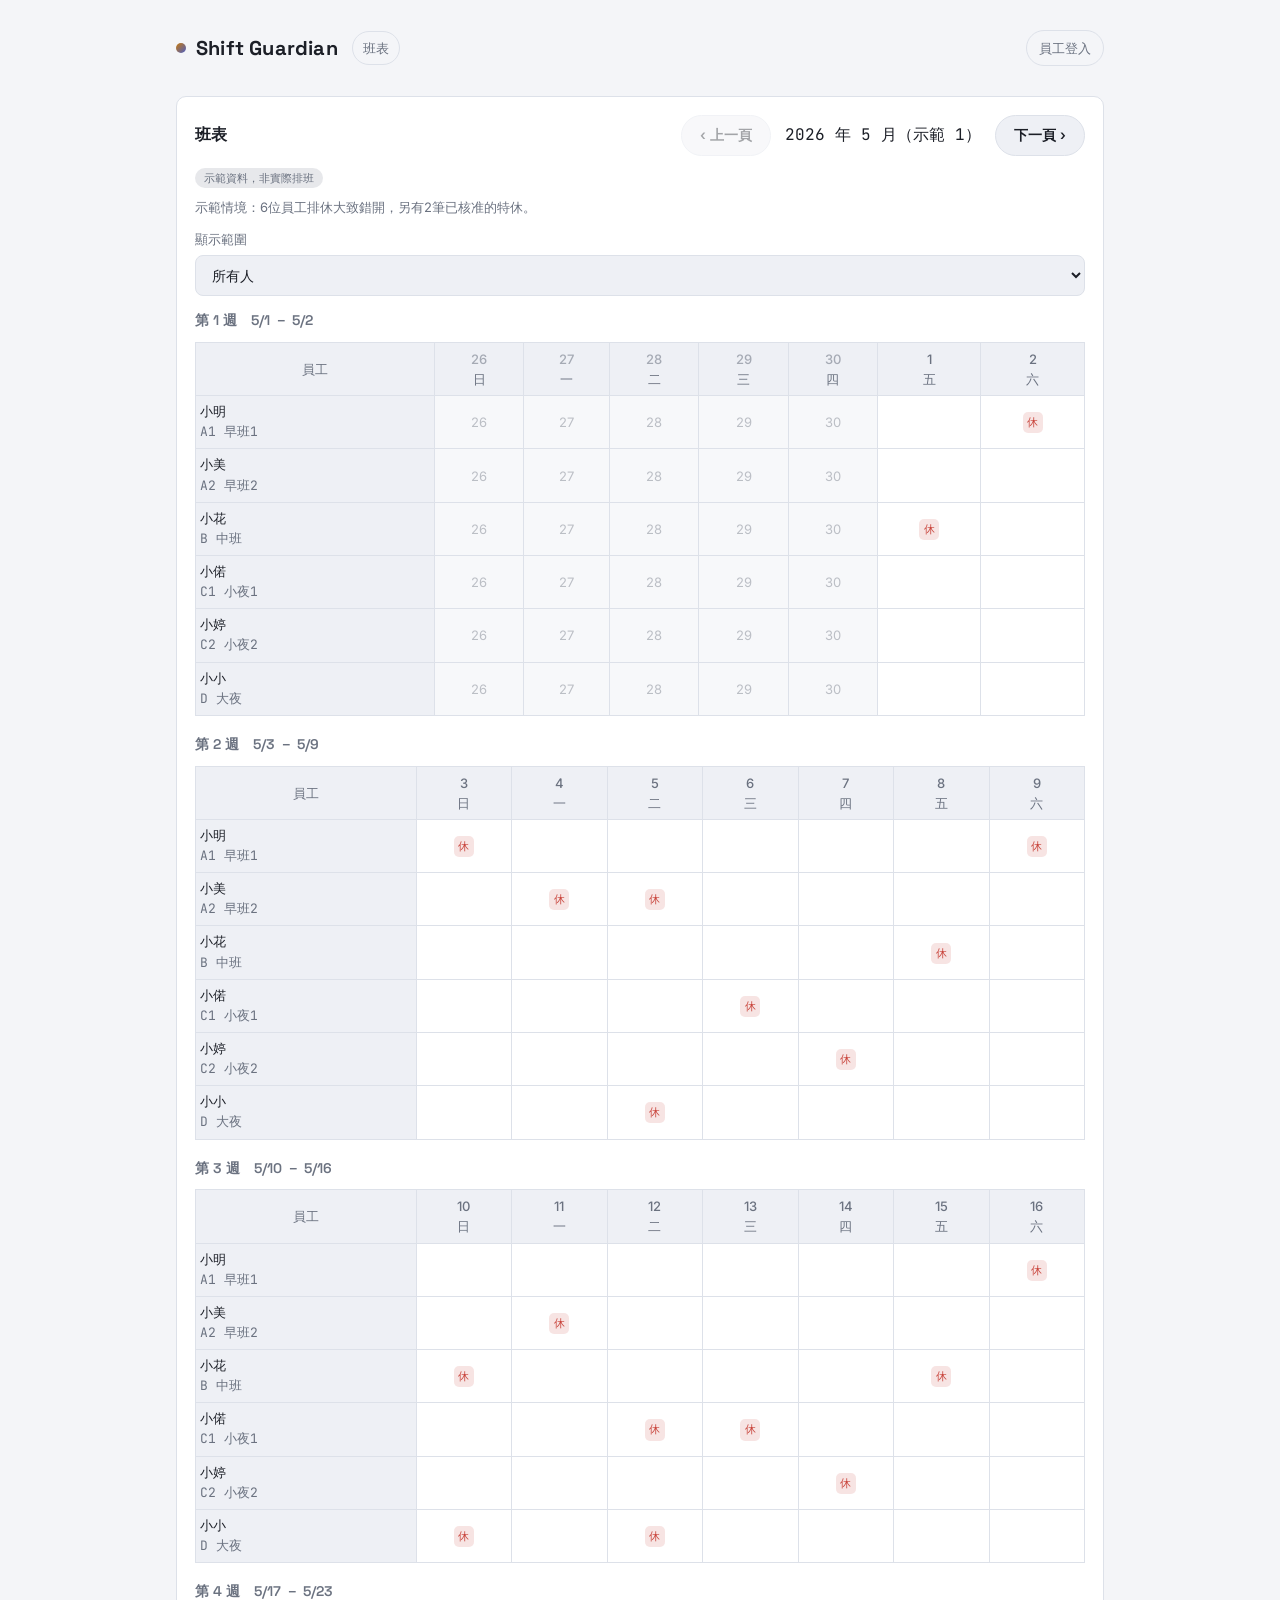
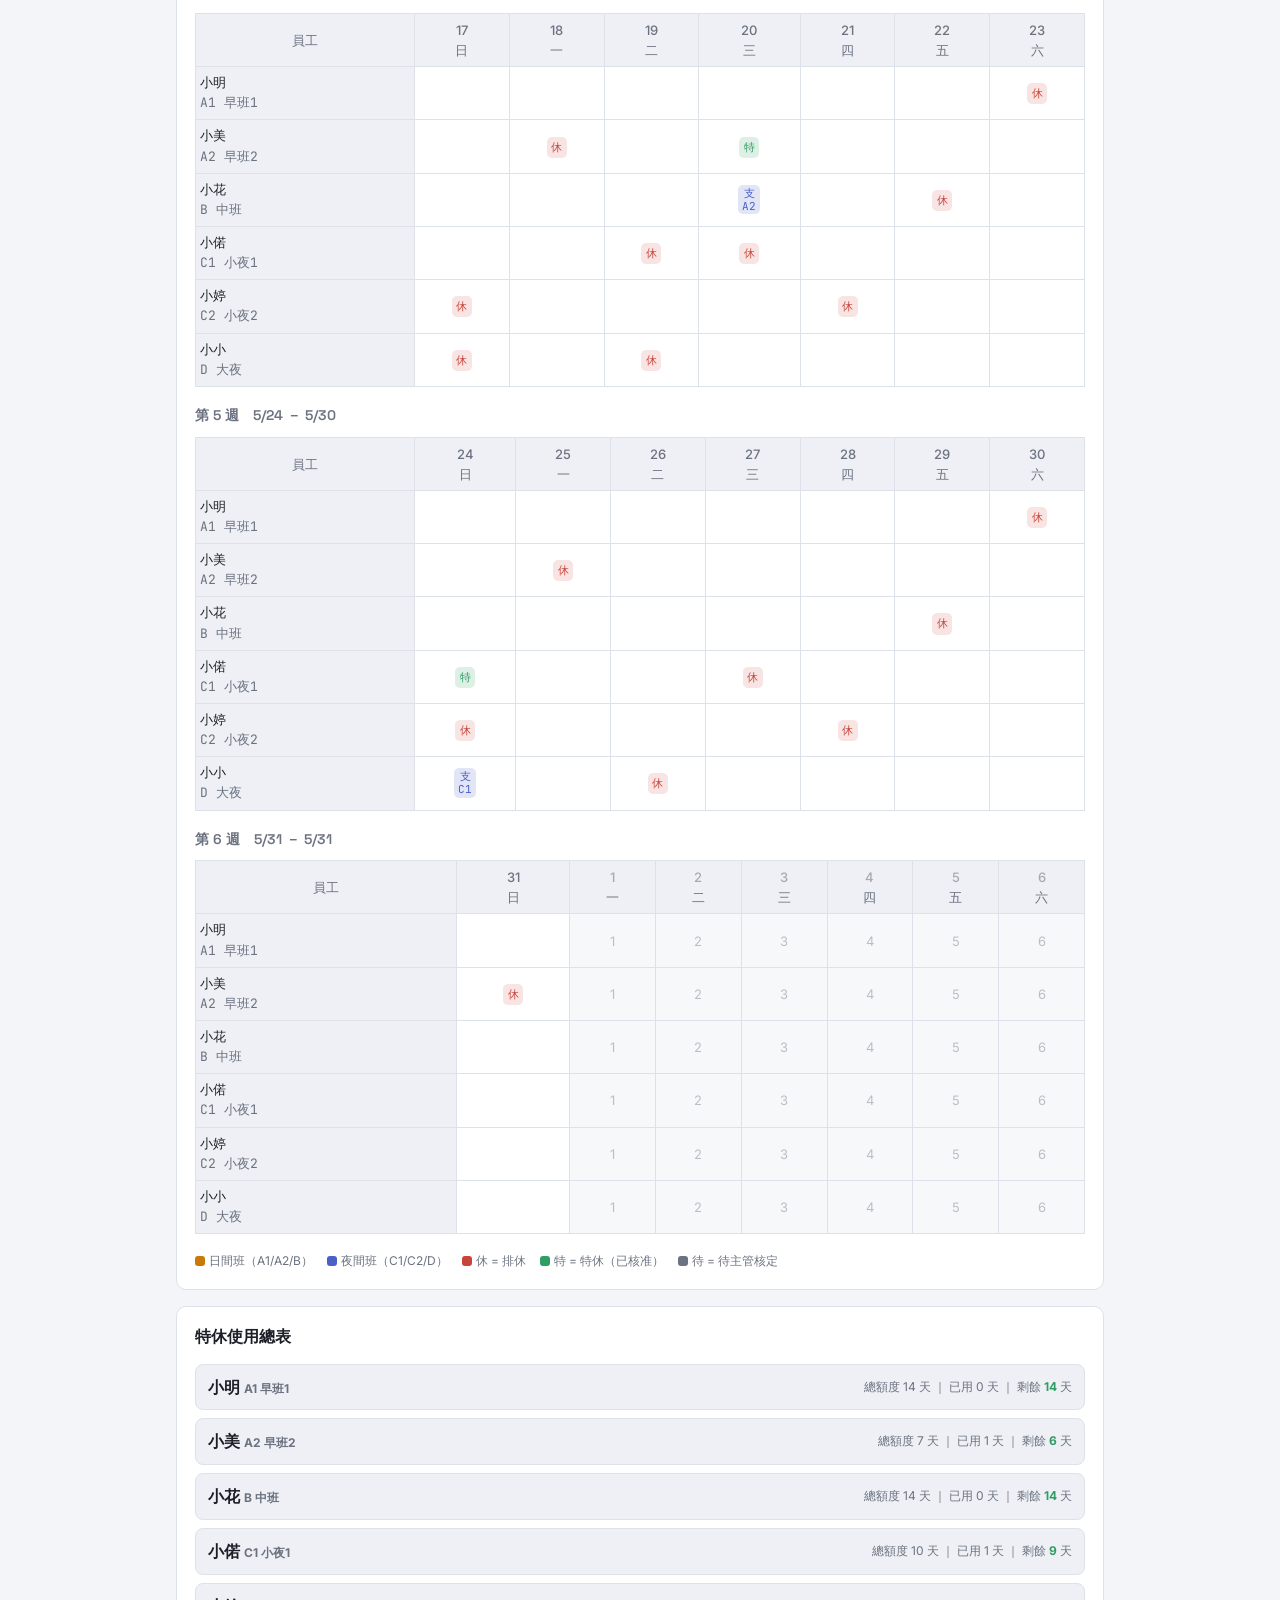
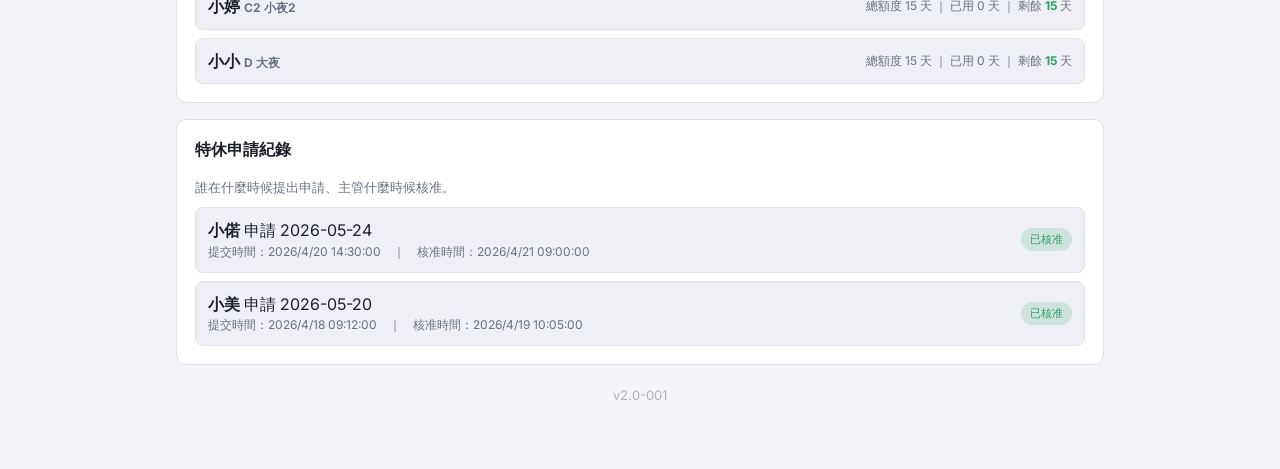
<file: index.html>
<!DOCTYPE html>
<html lang="zh-Hant">
<head>
<meta charset="UTF-8" />
<meta name="viewport" content="width=device-width, initial-scale=1.0" />
<title>班表總覽｜Shift Guardian</title>
<link rel="stylesheet" href="css/style.css" />
</head>
<body>
<div class="wrap">

  <div class="topbar">
    <div style="display:flex; align-items:center; gap:14px;">
      <a href="admin.html" style="text-decoration:none;"><div class="brand"><span class="dot"></span><span id="brandName">Shift Guardian</span></div></a>
      <a href="index.html" class="active" style="font-size:13px; color:var(--text-dim); text-decoration:none; padding:6px 10px; border-radius:999px; border:1px solid var(--line);">班表</a>
    </div>
    <div class="nav-links">
      <a href="employee.html" id="navEmployeeLink">員工登入</a>
    </div>
  </div>

  <div class="card">
    <div style="display:flex; align-items:center; justify-content:space-between; flex-wrap:wrap; gap:10px;">
      <h2 style="margin:0;">班表</h2>
      <div class="btn-row" style="margin-top:0;">
        <button class="btn btn-secondary" id="prevMonth">‹ 上一頁</button>
        <span id="monthLabel" style="font-family: var(--font-mono); align-self:center; padding:0 6px;"></span>
        <button class="btn btn-secondary" id="nextMonth">下一頁 ›</button>
      </div>
    </div>

    <div id="demoBadge" style="display:none; margin-top:8px;">
      <span class="status-pill status-pending">示範資料，非實際排班</span>
    </div>
    <div id="statusLine" class="hint" style="margin:8px 0 0;"></div>

    <label style="margin-top:12px;">顯示範圍</label>
    <select id="viewFilter"></select>

    <div id="calWeeks" style="margin-top:14px;"></div>

    <div class="legend">
      <span><span class="swatch" style="background:var(--dawn)"></span>日間班（A1/A2/B）</span>
      <span><span class="swatch" style="background:var(--dusk)"></span>夜間班（C1/C2/D）</span>
      <span><span class="swatch" style="background:var(--danger)"></span>休 = 排休</span>
      <span><span class="swatch" style="background:var(--success)"></span>特 = 特休（已核准）</span>
      <span><span class="swatch" style="background:var(--text-dim)"></span>待 = 待主管核定</span>
    </div>
  </div>

  <div class="card" id="warningCard" style="display:none;">
    <h2>人力配置提醒</h2>
    <div id="warningList"></div>
  </div>

  <div class="card">
    <h2>特休使用總表</h2>
    <div id="leaveTable" class="row-list"></div>
  </div>

  <div class="card">
    <h2>特休申請紀錄</h2>
    <div class="hint" style="margin-bottom:10px;">誰在什麼時候提出申請、主管什麼時候核准。</div>
    <div id="leaveLog" class="row-list"></div>
  </div>

  <div class="hint" style="text-align:center; margin-top:20px; opacity:0.5;">v<span id="versionFooter"></span></div>

</div>

<script src="js/config.js"></script>
<script src="js/utils.js"></script>
<script src="js/gas-api.js"></script>
<script src="js/leave-calc.js"></script>
<script src="js/demo-data.js"></script>
<script>
// navIndex: 0=展示頁1, 1=展示頁2, 2+ = 真實月份（offset = navIndex-2）
// 若這台裝置已有員工登入紀錄，直接從「本月」開始，不看展示頁
let navIndex = localStorage.getItem(LS_KEY_EMPLOYEE_SESSION) ? 2 : 0;

function hasEmployeeSession() {
  return !!localStorage.getItem(LS_KEY_EMPLOYEE_SESSION);
}

async function loadBrand() {
  const config = await fetchConfig();
  document.getElementById("brandName").textContent = (config && config.storeName) ? config.storeName : "Shift Guardian";
}
loadBrand();

async function updateNavEmployeeLabel() {
  const saved = localStorage.getItem(LS_KEY_EMPLOYEE_SESSION);
  if (!saved) return;
  try {
    const session = JSON.parse(saved);
    const employees = await fetchEmployees();
    const emp = employees.find((e) => e.id === session.employeeId);
    if (emp) document.getElementById("navEmployeeLink").textContent = emp.alias || emp.firstName || "員工登入";
  } catch (e) {}
}
updateNavEmployeeLabel();
initTopbarShrink();

let currentViewFilter = "all";
document.getElementById("viewFilter").onchange = (e) => {
  currentViewFilter = e.target.value;
  loadView();
};

function populateViewFilter(employees) {
  const sel = document.getElementById("viewFilter");
  const prevValue = currentViewFilter;
  let options = `<option value="all">所有人</option>`;
  const hasEarly = employees.some((e) => e.shift === "A1" || e.shift === "A2");
  const hasLate = employees.some((e) => e.shift === "C2" || e.shift === "D");
  if (hasEarly) options += `<option value="group:early">早上組（A1/A2）</option>`;
  if (hasLate) options += `<option value="group:late">晚上組（C2/D）</option>`;
  employees.forEach((e) => {
    const label = e.alias || `${e.lastName || ""}${e.firstName || ""}` || e.phone || e.id;
    options += `<option value="emp:${e.id}">${label}</option>`;
  });
  sel.innerHTML = options;
  if ([...sel.options].some((o) => o.value === prevValue)) {
    sel.value = prevValue;
  } else {
    currentViewFilter = "all";
    sel.value = "all";
  }
}

function applyViewFilter(employees) {
  if (currentViewFilter === "all") return employees;
  if (currentViewFilter === "group:early") return employees.filter((e) => e.shift === "A1" || e.shift === "A2");
  if (currentViewFilter === "group:late") return employees.filter((e) => e.shift === "C2" || e.shift === "D");
  if (currentViewFilter.startsWith("emp:")) {
    const id = currentViewFilter.slice(4);
    return employees.filter((e) => e.id === id);
  }
  return employees;
}

async function loadView() {
  document.getElementById("demoBadge").style.display = "none";

  if (navIndex === 0 || navIndex === 1) {
    const isDemo1 = navIndex === 0;
    const monthKey = isDemo1 ? DEMO1_MONTH : DEMO2_MONTH;
    const schedule = isDemo1 ? DEMO1_SCHEDULE : DEMO2_SCHEDULE;
    document.getElementById("monthLabel").textContent = `${monthLabel(monthKey)}（示範 ${isDemo1 ? 1 : 2}）`;
    document.getElementById("demoBadge").style.display = "block";
    document.getElementById("statusLine").textContent = isDemo1
      ? "示範情境：6位員工排休大致錯開，另有2筆已核准的特休。"
      : "示範情境：多位員工排休重疊，下方會列出人力短缺的日期與人員。";

    populateViewFilter(DEMO_EMPLOYEES);
    const filtered = applyViewFilter(DEMO_EMPLOYEES);
    const shortageDays = computeShortageDays(monthKey, DEMO_EMPLOYEES, schedule);
    renderCalendar(monthKey, filtered, schedule, true, shortageDays);
    renderWarnings(monthKey, DEMO_EMPLOYEES, schedule, shortageDays);
    renderLeaveTable(filtered, { leavePolicy: DEFAULT_LEAVE_POLICY }, schedule, true);
    renderLeaveLog(filtered, schedule, true);
    document.getElementById("prevMonth").disabled = isDemo1;
    return;
  }

  document.getElementById("prevMonth").disabled = false;
  const offset = navIndex - 2;
  const monthKey = currentMonthKey(offset);
  document.getElementById("monthLabel").textContent = monthLabel(monthKey);

  const [employees, config, schedule] = await Promise.all([
    fetchEmployees(),
    fetchConfig(),
    fetchSchedule(monthKey),
  ]);

  const activeEmployees = (employees || []).filter((e) => e.status === "active");
  const statusEl = document.getElementById("statusLine");
  if (!schedule) {
    statusEl.textContent = "本月尚未建立排休表。";
  } else {
    statusEl.textContent = schedule.status === "locked"
      ? `本月排休已由主管核定並鎖定（核定時間：${taipeiTimeDisplay(schedule.lockedAt)}）`
      : "本月排休仍在協調中，尚未由主管最終核定。";
  }

  populateViewFilter(activeEmployees);
  const filtered = applyViewFilter(activeEmployees);
  const reveal = hasEmployeeSession();
  const shortageDays = computeShortageDays(monthKey, activeEmployees, schedule);
  renderCalendar(monthKey, filtered, schedule, reveal, shortageDays);
  renderWarnings(monthKey, activeEmployees, schedule, shortageDays);
  renderLeaveTable(filtered, config, schedule, reveal);
  renderLeaveLog(filtered, schedule, reveal);
}

const WEEKDAY_LABELS = ["日", "一", "二", "三", "四", "五", "六"];

function displayLabel(emp, reveal) {
  const shiftName = getShiftLabel(emp.shift);
  if (reveal) return `${emp.alias || emp.lastName + emp.firstName}<br><span class="hint">${shiftName}</span>`;
  return `${shiftName}`;
}

function computeShortageDays(monthKey, employees, schedule) {
  const result = {};
  if (!schedule) return result;
  const nDays = daysInMonth(monthKey);
  const schedulable = employees.filter((e) => !e.noSchedule);
  for (let d = 1; d <= nDays; d++) {
    const dateStr = `${monthKey}-${pad2(d)}`;
    const names = [];
    for (const emp of schedulable) {
      const off = (schedule.days?.[emp.id] || []).includes(dateStr);
      const approvedLeave = (schedule.specialLeave || []).some(
        (r) => r.employeeId === emp.id && r.date === dateStr && r.status === "approved"
      );
      if (off || approvedLeave) names.push(emp.alias || emp.lastName + emp.firstName);
    }
    if (names.length >= MIN_STAFF_WARNING_THRESHOLD) result[d] = names;
  }
  return result;
}

function renderCalendar(monthKey, employees, schedule, reveal, shortageDays) {
  const nDays = daysInMonth(monthKey);
  const [y, m] = monthKey.split("-").map(Number);
  const container = document.getElementById("calWeeks");
  container.innerHTML = "";

  if (employees.length === 0) {
    container.innerHTML = `<div class="hint" style="padding:14px 0;">尚無員工資料</div>`;
    return;
  }

  const firstOfMonth = new Date(y, m - 1, 1);
  const lastOfMonth = new Date(y, m - 1, nDays);
  const gridStart = new Date(firstOfMonth);
  gridStart.setDate(gridStart.getDate() - gridStart.getDay());
  const gridEnd = new Date(lastOfMonth);
  gridEnd.setDate(gridEnd.getDate() + (6 - gridEnd.getDay()));

  const weeks = [];
  let cursorDate = new Date(gridStart);
  while (cursorDate <= gridEnd) {
    const week = [];
    for (let i = 0; i < 7; i++) {
      week.push(new Date(cursorDate));
      cursorDate.setDate(cursorDate.getDate() + 1);
    }
    weeks.push(week);
  }

  weeks.forEach((week, weekIndex) => {
    const block = document.createElement("div");
    block.className = "cal-scroll";
    block.style.marginBottom = "18px";

    const inMonthDates = week.filter((dt) => dt.getMonth() === m - 1);
    const rangeLabel = inMonthDates.length
      ? `${inMonthDates[0].getMonth() + 1}/${inMonthDates[0].getDate()} － ${inMonthDates[inMonthDates.length - 1].getMonth() + 1}/${inMonthDates[inMonthDates.length - 1].getDate()}`
      : "";
    const title = document.createElement("h3");
    title.textContent = `第 ${weekIndex + 1} 週　${rangeLabel}`;
    container.appendChild(title);

    let thead = "<thead><tr><th>員工</th>";
    for (const dt of week) {
      const inMonth = dt.getMonth() === m - 1;
      const dow = dt.getDay();
      const isShortage = inMonth && shortageDays && shortageDays[dt.getDate()];
      const dayLabelClass = isShortage ? "date-blink" : (inMonth ? "" : "date-outmonth");
      thead += `<th class="${isShortage ? "col-shortage" : ""}"><span class="${dayLabelClass}">${dt.getDate()}</span><br><span class="hint">${WEEKDAY_LABELS[dow]}</span></th>`;
    }
    thead += "</tr></thead>";

    let tbody = "<tbody>";
    for (const emp of employees) {
      const offDays = (schedule?.days?.[emp.id]) || [];
      const specialLeave = (schedule?.specialLeave || []).filter((r) => r.employeeId === emp.id);
      const supportEntries = (schedule?.support || []).filter((r) => r.employeeId === emp.id);
      tbody += `<tr><td class="emp-name">${displayLabel(emp, reveal)}</td>`;
      for (const dt of week) {
        const inMonth = dt.getMonth() === m - 1;
        if (!inMonth) {
          tbody += `<td class="cell-outmonth">${dt.getDate()}</td>`;
          continue;
        }
        const dayNum = dt.getDate();
        const dateStr = `${monthKey}-${pad2(dayNum)}`;
        const isOff = offDays.includes(dateStr);
        const leaveReq = specialLeave.find((r) => r.date === dateStr);
        const supportReq = supportEntries.find((r) => r.date === dateStr);
        let cellHtml = "";
        if (leaveReq) {
          if (leaveReq.status === "approved") cellHtml = `<span class="badge annual">特</span>`;
          else if (leaveReq.status === "pending") cellHtml = `<span class="badge pending">待</span>`;
        } else if (isOff) {
          cellHtml = `<span class="badge off">休</span>`;
        } else if (supportReq) {
          cellHtml = `<span class="badge support">支<br>${supportReq.supportShift}</span>`;
        }
        const shortageCellClass = shortageDays && shortageDays[dayNum] ? " col-shortage" : "";
        tbody += `<td class="${shortageCellClass}">${cellHtml}</td>`;
      }
      tbody += "</tr>";
    }
    tbody += "</tbody>";

    const table = document.createElement("table");
    table.className = "cal";
    table.innerHTML = thead + tbody;
    block.appendChild(table);
    container.appendChild(block);
  });
}

function renderWarnings(monthKey, employees, schedule, shortageDays) {
  const card = document.getElementById("warningCard");
  const listEl = document.getElementById("warningList");
  if (!schedule || employees.length === 0 || !shortageDays || Object.keys(shortageDays).length === 0) {
    card.style.display = "none";
    return;
  }
  card.style.display = "block";
  const [, m] = monthKey.split("-");
  const days = Object.keys(shortageDays).map(Number).sort((a, b) => a - b);
  listEl.innerHTML = days.map((d) =>
    `<div style="color:var(--danger); font-size:14px; padding:4px 0;">
      ⚠ ${Number(m)}/${d} 人力低於最低配置人力：當天排休有 ${shortageDays[d].join("、")}
    </div>`
  ).join("");
}

function renderLeaveTable(employees, config, schedule, reveal) {
  const policy = config?.leavePolicy || DEFAULT_LEAVE_POLICY;
  const el = document.getElementById("leaveTable");
  if (employees.length === 0) {
    el.innerHTML = `<div class="hint">尚無員工資料</div>`;
    return;
  }
  el.innerHTML = employees
    .map((emp) => {
      const label = reveal
        ? `${emp.alias || emp.lastName + emp.firstName} <span class="meta">${getShiftLabel(emp.shift)}</span>`
        : `${getShiftLabel(emp.shift)}`;
      let statsText;
      if (policy.hourlyEnabled) {
        const quotaHours = calcAnnualLeaveQuotaHours(emp.hireDate, policy);
        const usedHours = schedule ? calcUsedAnnualLeaveHours(emp.id, schedule.specialLeave || [], policy) : 0;
        statsText = `總額度 ${quotaHours} 小時 ｜ 已用 ${usedHours} 小時 ｜ 剩餘 <strong style="color:var(--success)">${Math.max(quotaHours - usedHours, 0)}</strong> 小時`;
      } else {
        const quota = calcAnnualLeaveQuota(emp.hireDate, policy);
        const used = schedule
          ? schedule.specialLeave?.filter((r) => r.employeeId === emp.id && r.status === "approved").length || 0
          : 0;
        statsText = `總額度 ${quota} 天 ｜ 已用 ${used} 天 ｜ 剩餘 <strong style="color:var(--success)">${Math.max(quota - used, 0)}</strong> 天`;
      }
      return `<div class="row-item">
        <div><strong>${label}</strong></div>
        <div class="meta">${statsText}</div>
      </div>`;
    })
    .join("");
}

function renderLeaveLog(employees, schedule, reveal) {
  const el = document.getElementById("leaveLog");
  const list = (schedule?.specialLeave || []).slice().sort((a, b) => (a.date < b.date ? 1 : -1));
  if (list.length === 0) {
    el.innerHTML = `<div class="hint">本月尚無特休申請紀錄</div>`;
    return;
  }
  el.innerHTML = list.map((r) => {
    const emp = employees.find((e) => e.id === r.employeeId);
    const name = reveal ? (emp ? (emp.alias || emp.lastName + emp.firstName) : r.employeeId) : (emp ? getShiftLabel(emp.shift) : "-");
    const statusLabel = { approved: "已核准", pending: "待審核", rejected: "已駁回" }[r.status] || r.status;
    const statusClass = { approved: "status-approved", pending: "status-pending", rejected: "status-rejected" }[r.status];
    const submitted = r.requestedAt ? taipeiTimeDisplay(r.requestedAt) : "-";
    const decided = r.decidedAt ? taipeiTimeDisplay(r.decidedAt) : "-";
    return `<div class="row-item">
      <div>
        <strong>${name}</strong> 申請 ${r.date}${typeof r.hours === "number" ? `（${r.hours}小時）` : ""}
        <div class="meta">提交時間：${submitted}　｜　核准時間：${decided}</div>
      </div>
      <span class="status-pill ${statusClass}">${statusLabel}</span>
    </div>`;
  }).join("");
}

document.getElementById("prevMonth").onclick = () => { if (navIndex > 0) { navIndex--; loadView(); } };
document.getElementById("nextMonth").onclick = () => { navIndex++; loadView(); };

loadView();
document.getElementById("versionFooter").textContent = APP_VERSION;
</script>
</body>
</html>
</file>
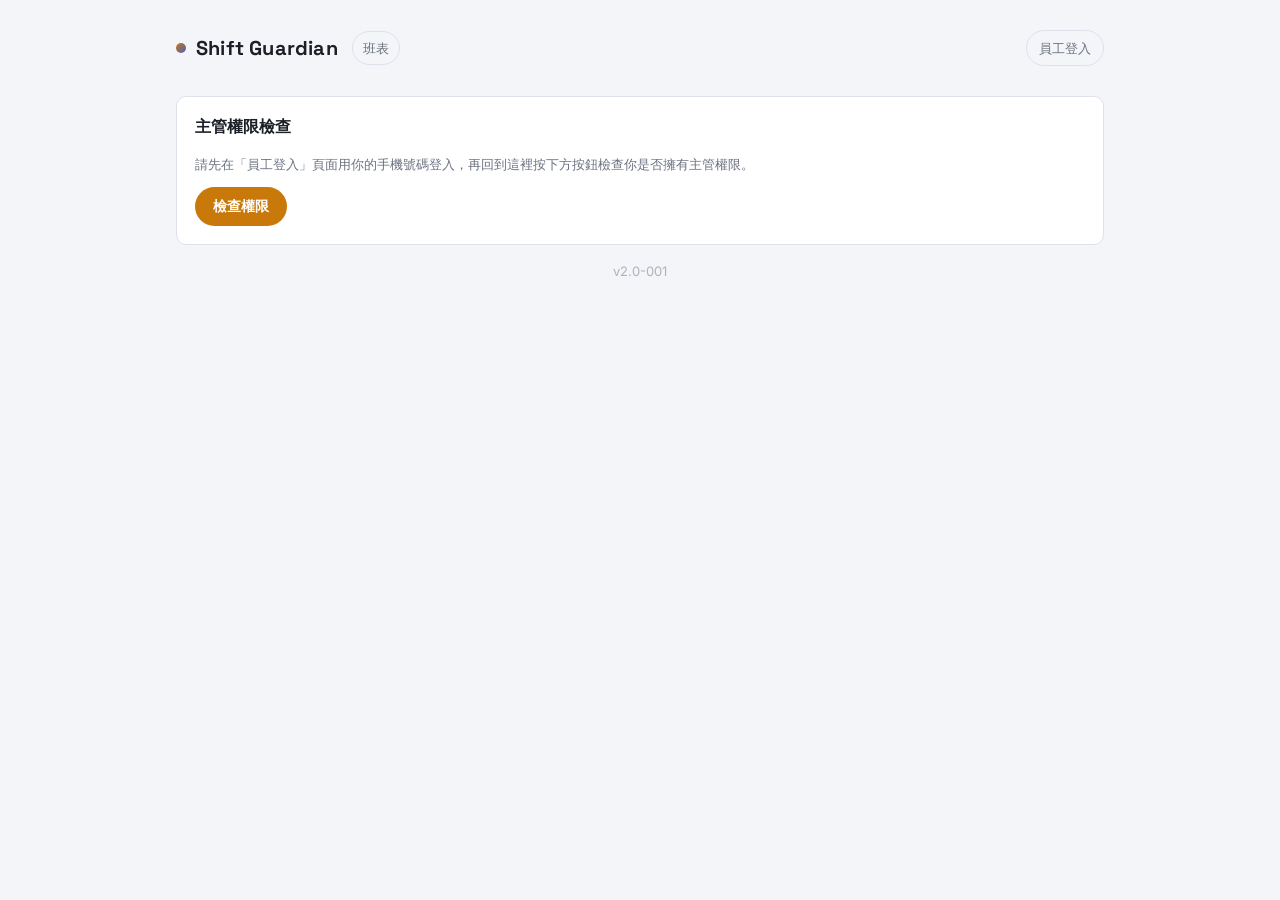
<file: admin.html>
<!DOCTYPE html>
<html lang="zh-Hant">
<head>
<meta charset="UTF-8" />
<meta name="viewport" content="width=device-width, initial-scale=1.0" />
<title>主管後台｜Shift Guardian</title>
<link rel="stylesheet" href="css/style.css" />
</head>
<body>
<div class="wrap">
  <div class="topbar">
    <div style="display:flex; align-items:center; gap:14px;">
      <a href="index.html" style="text-decoration:none;"><div class="brand"><span class="dot"></span><span id="brandName">Shift Guardian</span></div></a>
      <a href="index.html" style="font-size:13px; color:var(--text-dim); text-decoration:none; padding:6px 10px; border-radius:999px; border:1px solid var(--line);">班表</a>
    </div>
    <div class="nav-links">
      <a href="employee.html" id="navEmployeeLink">員工登入</a>
    </div>
  </div>

  <!-- 權限檢查 -->
  <div class="card" id="permCard">
    <h2>主管權限檢查</h2>
    <p class="hint">請先在「員工登入」頁面用你的手機號碼登入，再回到這裡按下方按鈕檢查你是否擁有主管權限。</p>
    <div class="btn-row"><button class="btn btn-primary" id="btnCheckPerm">檢查權限</button></div>
    <p id="permError" style="display:none; color:var(--danger); margin-top:12px; font-size:13px;"></p>
  </div>

  <div id="adminPanel" style="display:none;">

    <!-- 待審清單（即時讀取，不用再收LINE連結） -->
    <div class="card">
      <h2>待審清單</h2>
      <p class="hint">首次登入待開通、特休申請、密碼重設申請，都會即時顯示在這裡（因為大家寫入同一份Google Sheet，不需要透過LINE傳連結）。</p>
      <div id="applicationsList" class="row-list"></div>
    </div>

    <!-- 公司/部門名稱 -->
    <div class="card">
      <h2>公司／部門顯示名稱</h2>
      <label>名稱</label>
      <input type="text" id="storeNameInput" placeholder="例如：OO超商 大夜排班系統" />
      <div class="btn-row"><button class="btn btn-primary" id="btnSaveStoreName">儲存名稱</button></div>
      <p id="storeNameStatus" class="inline-alert"></p>
    </div>

    <!-- 資料備份與還原 -->
    <div class="card">
      <h2>資料備份／還原</h2>
      <div class="btn-row" style="margin-top:0;">
        <button class="btn btn-primary" id="btnExportBackup">建立備份</button>
      </div>
      <p id="exportStatus" class="hint" style="margin-top:10px;"></p>

      <div style="margin-top:18px; padding-top:14px; border-top:1px solid var(--line);">
        <label>選擇要還原的備份</label>
        <select id="backupSelect"></select>
        <div class="btn-row">
          <button class="btn btn-danger" id="btnImportBackup">還原此備份（會覆蓋目前線上資料）</button>
        </div>
        <p id="importStatus" class="inline-alert"></p>
      </div>
    </div>

    <!-- 開通新員工 -->
    <div class="card">
      <h2>開通新員工</h2>
      <label>員工手機號碼（可請員工出示 QRCode 或直接告知）</label>
      <input type="tel" id="newPhone" placeholder="09xxxxxxxx" />
      <div class="btn-row">
        <button class="btn btn-primary" id="btnCreateEmployee">產生啟用碼</button>
      </div>
      <div id="newEmployeeResult" style="margin-top:12px;"></div>
    </div>

    <!-- 員工清單 -->
    <div class="card">
      <h2>員工清單</h2>
      <div class="row-list" id="employeeList"></div>
    </div>

    <!-- 主管權限管理 -->
    <div class="card">
      <h2>主管權限管理</h2>
      <p class="hint">勾選的員工將可進入主管後台。系統管理員帳號永遠擁有主管權限，不受此設定影響。</p>
      <div class="row-list" id="managerList"></div>
      <div class="btn-row"><button class="btn btn-primary" id="btnSaveManagers">儲存主管權限設定</button></div>
      <p id="managerStatus" class="inline-alert"></p>
    </div>

    <!-- 支援排班登記 -->
    <div class="card">
      <h2>支援排班登記</h2>
      <p class="hint">紅色代表該員工當天已排休/特休，無法設定支援；綠色外框代表當天已有支援登記；點選空白日期後會變成藍色，代表目前選取要設定支援的日期。</p>
      <label>支援人員</label>
      <select id="supportEmployee"></select>
      <label>月份</label>
      <select id="supportMonth"></select>
      <div class="day-grid" id="supportDayGrid" style="margin-top:10px;"></div>
      <label style="margin-top:14px;">支援班別</label>
      <select id="supportShift"></select>
      <div class="btn-row"><button class="btn btn-primary" id="btnAddSupport" disabled>請先點選日期</button></div>
      <p id="supportStatus" class="inline-alert"></p>
      <div id="supportList" class="row-list" style="margin-top:14px;"></div>
    </div>

    <!-- 本月排休鎖定 -->
    <div class="card">
      <h2>本月排休鎖定</h2>
      <div class="btn-row" style="margin-top:0;">
        <button class="btn btn-secondary" id="prevMonthAdmin">‹ 上個月</button>
        <span id="monthLabelAdmin" style="font-family: var(--font-mono); align-self:center; padding:0 6px;"></span>
        <button class="btn btn-secondary" id="nextMonthAdmin">下個月 ›</button>
      </div>
      <div id="monthStatus" class="hint" style="margin:10px 0;"></div>
      <div class="btn-row">
        <button class="btn btn-primary" id="btnLockMonth">整批核定並鎖定本月</button>
        <button class="btn btn-secondary" id="btnUnlockMonth">解除鎖定（重新開放協調）</button>
      </div>
    </div>

    <!-- 特休政策 -->
    <div class="card">
      <h2>特休天數政策</h2>
      <label>
        <input type="radio" name="leaveMode" value="labor_law" style="width:auto; display:inline;" /> 依勞基法級距自動計算
      </label>
      <details style="margin:6px 0 0 24px;">
        <summary class="hint" style="cursor:pointer;">查看勞基法特休天數級距說明 ›</summary>
        <div class="hint" style="margin-top:8px; line-height:1.9;">
          年資滿半年：3天<br>年資滿1年：7天<br>年資滿2年：10天<br>
          年資滿3年～未滿5年：14天<br>年資滿5年～未滿10年：15天<br>
          年資滿10年以上：每多滿1年增加1天，最高30天<br><br>
          特休若當年度未休完，依法雇主應發給工資折算，或經勞雇雙方協商可遞延至次一年度使用。實際做法建議依公司規定並諮詢勞動主管機關或專業人士確認。
        </div>
      </details>
      <label>
        <input type="radio" name="leaveMode" value="fixed" style="width:auto; display:inline;" /> 固定天數
      </label>
      <div id="fixedDaysWrap" style="display:none;">
        <label>固定天數</label>
        <input type="text" id="fixedDaysInput" placeholder="例如 7" />
      </div>

      <div style="margin-top:16px; padding-top:14px; border-top:1px solid var(--line);">
        <label style="display:flex; align-items:center; gap:8px;">
          <input type="checkbox" id="hourlyLeaveEnabled" style="width:auto;" />
          <span style="color:var(--text); font-size:14px;">特休可以「小時」為單位申請</span>
        </label>
        <div id="hoursPerDayWrap" style="display:none; margin-top:10px;">
          <label>1天折抵幾小時</label>
          <input type="text" id="hoursPerDayInput" placeholder="例如 8" />
          <p class="hint" id="hoursPerDayPreview" style="margin-top:6px;"></p>
        </div>
      </div>

      <div class="btn-row"><button class="btn btn-primary" id="btnSavePolicy">儲存政策設定</button></div>
      <p id="policyStatus" class="inline-alert"></p>
    </div>

  </div>

  <div class="hint" style="text-align:center; margin:8px 0 24px; opacity:0.5;">v<span id="versionFooter"></span></div>
</div>

<script src="js/config.js"></script>
<script src="js/utils.js"></script>
<script src="js/gas-api.js"></script>
<script src="js/leave-calc.js"></script>
<script>
let employeesCache = [];
let configCache = null;
let adminMonthOffset = 0;
let currentAdminEmployee = null;

// ---------- 權限檢查 ----------
async function checkPermission(silent) {
  const saved = localStorage.getItem(LS_KEY_EMPLOYEE_SESSION);
  const errEl = document.getElementById("permError");
  errEl.style.display = "none";

  if (!saved) {
    if (!silent) { errEl.textContent = "請先在「員工登入」頁面登入後再檢查。"; errEl.style.display = "block"; }
    return;
  }
  const session = JSON.parse(saved);

  if (session.phone === ADMIN_BYPASS_PHONE) {
    currentAdminEmployee = { id: session.employeeId, phone: session.phone, isManager: true };
    return grantAccess();
  }

  employeesCache = await fetchEmployees();
  const emp = employeesCache.find((e) => e.id === session.employeeId);
  if (!emp) {
    if (!silent) { errEl.textContent = "找不到你的員工資料，請確認已完成首次登入設定並經主管開通。"; errEl.style.display = "block"; }
    return;
  }
  if (!emp.isManager) {
    if (!silent) { errEl.textContent = `此帳號（${emp.alias || emp.firstName || emp.phone}）目前沒有主管權限，請請現任主管在「主管權限管理」加開。`; errEl.style.display = "block"; }
    return;
  }
  currentAdminEmployee = emp;
  grantAccess();
}
document.getElementById("btnCheckPerm").onclick = () => checkPermission(false);
checkPermission(true);
initTopbarShrink();

(async function updateNavEmployeeLabel() {
  const saved = localStorage.getItem(LS_KEY_EMPLOYEE_SESSION);
  if (!saved) return;
  try {
    const session = JSON.parse(saved);
    const employees = await fetchEmployees();
    const emp = employees.find((e) => e.id === session.employeeId);
    if (emp) document.getElementById("navEmployeeLink").textContent = emp.alias || emp.firstName || "員工登入";
  } catch (e) {}
})();

function grantAccess() {
  document.getElementById("permCard").style.display = "none";
  document.getElementById("adminPanel").style.display = "block";
  boot();
}

function actingId() {
  return currentAdminEmployee ? currentAdminEmployee.id : null;
}

// ---------- 開機 ----------
async function boot() {
  await loadEmployees();
  await loadConfig();
  document.getElementById("brandName").textContent = configCache.storeName || "Shift Guardian";
  document.getElementById("storeNameInput").value = configCache.storeName || "";
  await loadMonthAdmin();
  await initSupportSection();
  await renderApplicationsList();
  await refreshBackupSelect();
}

async function loadEmployees() {
  employeesCache = await fetchEmployees();
  renderEmployeeList();
  renderManagerList();
}

// ---------- 待審清單 ----------
async function renderApplicationsList() {
  const el = document.getElementById("applicationsList");
  el.innerHTML = `<div class="hint">讀取中…</div>`;

  const issuedWaiting = employeesCache.filter((e) => e.status === "issued" && (e.lastName || e.firstName));
  const passwordResets = employeesCache.filter((e) => e.pendingPasswordHash);

  const months = await fetchScheduleList();
  const leaveRequests = [];
  for (const month of months) {
    const schedule = await fetchSchedule(month);
    (schedule?.specialLeave || []).filter((r) => r.status === "pending").forEach((r) => {
      leaveRequests.push({ month, request: r });
    });
  }

  const items = [];
  issuedWaiting.forEach((e) => items.push({ type: "register", emp: e }));
  passwordResets.forEach((e) => items.push({ type: "reset", emp: e }));
  leaveRequests.forEach((lr) => items.push({ type: "leave", month: lr.month, request: lr.request }));

  if (items.length === 0) {
    el.innerHTML = `<div class="hint">目前沒有待審項目</div>`;
    return;
  }

  el.innerHTML = items.map((item, idx) => {
    if (item.type === "register") {
      const e = item.emp;
      return `<div class="row-item">
        <div><strong>${e.lastName}${e.firstName}（${e.alias}）首次登入</strong>
          <div class="meta">手機：${e.phone}｜班別：${getShiftLabel(e.shift)}｜到職日：${e.hireDate}</div>
          <p id="appMsg${idx}" class="inline-alert"></p>
        </div>
        <button class="btn btn-primary" style="padding:6px 10px; font-size:12px;" onclick="approveRegister(this, '${e.id}', ${idx})">核准開通</button>
      </div>`;
    }
    if (item.type === "reset") {
      const e = item.emp;
      return `<div class="row-item">
        <div><strong>${e.alias || e.firstName} 申請重設密碼</strong>
          <div class="meta">手機：${e.phone}｜請務必確認是本人操作再核准</div>
          <p id="appMsg${idx}" class="inline-alert"></p>
        </div>
        <button class="btn btn-primary" style="padding:6px 10px; font-size:12px;" onclick="approveReset(this, '${e.id}', ${idx})">核准重設</button>
      </div>`;
    }
    // leave
    const r = item.request;
    const emp = employeesCache.find((e) => e.id === r.employeeId);
    const name = emp ? (emp.alias || emp.firstName) : r.employeeId;
    return `<div class="row-item">
      <div><strong>${name} 申請特休</strong>
        <div class="meta">日期：${r.date}${typeof r.hours === "number" ? `（${r.hours}小時）` : ""}｜提交時間：${taipeiTimeDisplay(r.requestedAt)}</div>
        <p id="appMsg${idx}" class="inline-alert"></p>
      </div>
      <div style="display:flex; gap:8px;">
        <button class="btn btn-primary" style="padding:6px 10px; font-size:12px;" onclick="approveLeave(this, '${item.month}', '${r.id}', ${idx})">核准</button>
        <button class="btn btn-danger" style="padding:6px 10px; font-size:12px;" onclick="confirmButtonClick(this, () => rejectLeave('${item.month}', '${r.id}', ${idx}), '確定？再按一次')">駁回</button>
      </div>
    </div>`;
  }).join("");
}

async function approveRegister(btn, employeeId, idx) {
  setButtonLoading(btn, "處理中…");
  try {
    await activateEmployee(employeeId, actingId());
    await loadEmployees();
    await renderApplicationsList();
  } catch (err) {
    showInline(`appMsg${idx}`, "失敗：" + err.message, "error");
    clearButtonLoading(btn);
  }
}

async function approveReset(btn, employeeId, idx) {
  setButtonLoading(btn, "處理中…");
  try {
    await approvePasswordReset(employeeId, actingId());
    await loadEmployees();
    await renderApplicationsList();
  } catch (err) {
    showInline(`appMsg${idx}`, "失敗：" + err.message, "error");
    clearButtonLoading(btn);
  }
}

async function approveLeave(btn, month, requestId, idx) {
  setButtonLoading(btn, "處理中…");
  try {
    await decideLeaveRequestRemote(month, requestId, "approved", actingId());
    await renderApplicationsList();
  } catch (err) {
    showInline(`appMsg${idx}`, "失敗：" + err.message, "error");
    clearButtonLoading(btn);
  }
}

async function rejectLeave(month, requestId, idx) {
  try {
    await decideLeaveRequestRemote(month, requestId, "rejected", actingId());
    await renderApplicationsList();
  } catch (err) {
    showInline(`appMsg${idx}`, "失敗：" + err.message, "error");
  }
}

// ---------- 員工清單 ----------
function renderEmployeeList() {
  const el = document.getElementById("employeeList");
  if (employeesCache.length === 0) {
    el.innerHTML = `<div class="hint">尚無員工，請先在上方開通新員工</div>`;
    return;
  }
  el.innerHTML = employeesCache.map((e) => {
    const statusLabel = { issued: "待完成登入", active: "使用中", resigned: "已離職" }[e.status] || e.status;
    const statusClass = { issued: "status-pending", active: "status-approved", resigned: "status-rejected" }[e.status];
    const mgrTag = e.isManager ? ` <span class="status-pill status-locked">主管</span>` : "";
    const noScheduleTag = e.noSchedule ? ` <span class="status-pill status-pending">免排班</span>` : "";
    return `<div class="row-item" id="emp-row-${e.id}">
      <div>
        <strong>${e.alias || (e.lastName || "") + (e.firstName || "") || "(未設定姓名)"}</strong>${mgrTag}${noScheduleTag}
        <span class="meta">${e.phone} ｜ 啟用碼 ${e.activationCode || "-"} ｜ ${e.shift ? getShiftLabel(e.shift) : "未選班別"}</span>
      </div>
      <div style="display:flex; align-items:center; gap:8px; flex-wrap:wrap;">
        <span class="status-pill ${statusClass}">${statusLabel}</span>
        <button class="btn btn-secondary" style="padding:6px 10px; font-size:12px;" onclick="sendActivationLine('${e.phone}','${e.activationCode}')">傳LINE</button>
        ${e.status !== "resigned" ? `<button class="btn btn-danger" style="padding:6px 10px; font-size:12px;" onclick="confirmButtonClick(this, () => markResigned('${e.id}'), '確定？再按一次')">離職</button>` : ""}
        <button class="btn btn-danger" style="padding:6px 10px; font-size:12px;" onclick="confirmButtonClick(this, () => deleteEmployee('${e.id}'), '確定刪除？再按一次')">刪除</button>
      </div>
    </div>`;
  }).join("");
}

function renderManagerList() {
  const el = document.getElementById("managerList");
  const activeEmployees = employeesCache.filter((e) => e.status === "active");
  if (activeEmployees.length === 0) {
    el.innerHTML = `<div class="hint">尚無已完成設定的員工</div>`;
    return;
  }
  el.innerHTML = activeEmployees.map((e) => `
    <label style="display:flex; align-items:center; gap:8px; background:var(--surface-2); border:1px solid var(--line); border-radius:8px; padding:10px 12px; margin:0;">
      <input type="checkbox" data-empid="${e.id}" ${e.isManager ? "checked" : ""} style="width:auto;" />
      <span>${e.alias || e.firstName}（${e.phone}） ｜ ${getShiftLabel(e.shift)}</span>
    </label>
  `).join("");
}

document.getElementById("btnSaveManagers").onclick = async () => {
  const btn = document.getElementById("btnSaveManagers");
  const checkboxes = document.querySelectorAll('#managerList input[type=checkbox]');
  checkboxes.forEach((cb) => {
    const emp = employeesCache.find((e) => e.id === cb.dataset.empid);
    if (emp) emp.isManager = cb.checked;
  });
  setButtonLoading(btn, "儲存中…");
  try {
    await replaceAllEmployees(employeesCache, actingId());
    showInline("managerStatus", "已儲存主管權限設定", "success");
    renderEmployeeList();
  } catch (err) {
    showInline("managerStatus", "寫入失敗：" + err.message, "error");
  }
  clearButtonLoading(btn);
};

function sendActivationLine(phone, code) {
  const link = `${location.origin}${location.pathname.replace("admin.html", "employee.html")}`;
  const text = `你的排班系統啟用碼：${code}\n手機：${phone}\n請至此登入設定資料：${link}`;
  window.open(lineShareUrl(text), "_blank");
}

document.getElementById("btnCreateEmployee").onclick = async () => {
  const phone = document.getElementById("newPhone").value.trim();
  if (!phone) return showInline("newEmployeeResult", "請輸入手機號碼", "error");
  if (employeesCache.some((e) => e.phone === phone && e.status !== "resigned")) {
    return showInline("newEmployeeResult", "此手機號碼已有帳號", "error");
  }
  const code = generateActivationCode();
  const newEmp = {
    id: generateEmployeeId(), phone, activationCode: code, status: "issued",
    lastName: "", firstName: "", alias: "", shift: "", hireDate: "",
    passwordHash: "", pendingPasswordHash: "", noSchedule: false, isManager: false,
    createdAt: new Date().toISOString(),
  };
  const btn = document.getElementById("btnCreateEmployee");
  setButtonLoading(btn, "寫入中…");
  try {
    await upsertEmployee(newEmp, actingId());
    document.getElementById("newEmployeeResult").innerHTML =
      `<div class="row-item"><div>啟用碼：<strong style="font-family:var(--font-mono)">${code}</strong></div>
       <button class="btn btn-line" onclick="sendActivationLine('${phone}','${code}')">用 LINE 傳送給員工</button></div>`;
    document.getElementById("newPhone").value = "";
    await loadEmployees();
  } catch (err) {
    showInline("newEmployeeResult", "寫入失敗：" + err.message, "error");
  }
  clearButtonLoading(btn);
};

function setRowProcessing(empId, text) {
  const row = document.getElementById(`emp-row-${empId}`);
  if (!row) return;
  row.style.opacity = "0.5";
  row.style.pointerEvents = "none";
  const actionArea = row.querySelector("div:last-child");
  if (actionArea) actionArea.innerHTML = `<span class="spinner" style="border-top-color:var(--text-dim); border-color:rgba(107,114,128,0.4);"></span><span class="hint">${text}</span>`;
}

async function markResigned(empId) {
  const emp = employeesCache.find((e) => e.id === empId);
  setRowProcessing(empId, "正在執行離職中，完成時會自動更新");
  try {
    emp.status = "resigned";
    emp.isManager = false;
    await upsertEmployee(emp, actingId());
    await loadEmployees();
  } catch (err) {
    showInline("newEmployeeResult", "寫入失敗：" + err.message, "error");
    await loadEmployees();
  }
}

async function deleteEmployee(empId) {
  setRowProcessing(empId, "正在執行刪除中，完成時會自動刪除");
  try {
    await deleteEmployeeRemote(empId, actingId());
    await loadEmployees();
  } catch (err) {
    showInline("newEmployeeResult", "刪除失敗：" + err.message, "error");
    await loadEmployees();
  }
}

// ---------- 公司名稱 ----------
document.getElementById("btnSaveStoreName").onclick = async () => {
  configCache.storeName = document.getElementById("storeNameInput").value.trim();
  const btn = document.getElementById("btnSaveStoreName");
  setButtonLoading(btn, "儲存中…");
  try {
    await saveConfigRemote(configCache, actingId());
    document.getElementById("brandName").textContent = configCache.storeName || "Shift Guardian";
    showInline("storeNameStatus", "已儲存名稱", "success");
  } catch (err) {
    showInline("storeNameStatus", "寫入失敗：" + err.message, "error");
  }
  clearButtonLoading(btn);
};

// ---------- 特休政策 ----------
async function loadConfig() {
  configCache = (await fetchConfig()) || { storeName: "", leavePolicy: { ...DEFAULT_LEAVE_POLICY } };
  const policy = configCache.leavePolicy || DEFAULT_LEAVE_POLICY;
  document.querySelector(`input[name=leaveMode][value="${policy.mode}"]`).checked = true;
  document.getElementById("fixedDaysInput").value = policy.fixedDays || 7;
  document.getElementById("fixedDaysWrap").style.display = policy.mode === "fixed" ? "block" : "none";
  document.getElementById("hourlyLeaveEnabled").checked = !!policy.hourlyEnabled;
  document.getElementById("hoursPerDayInput").value = policy.hoursPerDay || 8;
  document.getElementById("hoursPerDayWrap").style.display = policy.hourlyEnabled ? "block" : "none";
  updateHoursPerDayPreview();
}

function updateHoursPerDayPreview() {
  const hours = Number(document.getElementById("hoursPerDayInput").value) || 8;
  document.getElementById("hoursPerDayPreview").textContent =
    `以 ${hours} 小時計，例如7天特休會換算成 ${7 * hours} 小時額度；申請時可只填要用的小時數，不用整天請。`;
}
document.getElementById("hourlyLeaveEnabled").onchange = (e) => {
  document.getElementById("hoursPerDayWrap").style.display = e.target.checked ? "block" : "none";
};
document.getElementById("hoursPerDayInput").addEventListener("input", updateHoursPerDayPreview);

document.querySelectorAll('input[name=leaveMode]').forEach((r) => {
  r.onchange = () => { document.getElementById("fixedDaysWrap").style.display = r.value === "fixed" ? "block" : "none"; };
});

document.getElementById("btnSavePolicy").onclick = async () => {
  const mode = document.querySelector('input[name=leaveMode]:checked').value;
  const fixedDays = Number(document.getElementById("fixedDaysInput").value) || 7;
  const hourlyEnabled = document.getElementById("hourlyLeaveEnabled").checked;
  const hoursPerDay = Number(document.getElementById("hoursPerDayInput").value) || 8;
  configCache.leavePolicy = { mode, fixedDays, hourlyEnabled, hoursPerDay };
  const btn = document.getElementById("btnSavePolicy");
  setButtonLoading(btn, "儲存中…");
  try {
    await saveConfigRemote(configCache, actingId());
    showInline("policyStatus", "已儲存特休政策", "success");
  } catch (err) {
    showInline("policyStatus", "寫入失敗：" + err.message, "error");
  }
  clearButtonLoading(btn);
};

// ---------- 月份排休鎖定 ----------
async function loadMonthAdmin() {
  const monthKey = currentMonthKey(adminMonthOffset);
  document.getElementById("monthLabelAdmin").textContent = monthLabel(monthKey);
  const schedule = await fetchSchedule(monthKey);
  const statusEl = document.getElementById("monthStatus");
  if (!schedule) {
    statusEl.textContent = "本月尚無任何排休資料。";
  } else {
    statusEl.textContent = schedule.status === "locked"
      ? `已鎖定（核定時間 ${taipeiTimeDisplay(schedule.lockedAt)}）`
      : `協調中，共 ${Object.keys(schedule.days || {}).length} 位員工已排休、${(schedule.specialLeave || []).length} 筆特休申請`;
  }
}
document.getElementById("prevMonthAdmin").onclick = () => { adminMonthOffset--; loadMonthAdmin(); };
document.getElementById("nextMonthAdmin").onclick = () => { adminMonthOffset++; loadMonthAdmin(); };

document.getElementById("btnLockMonth").onclick = async () => {
  const btn = document.getElementById("btnLockMonth");
  const monthKey = currentMonthKey(adminMonthOffset);
  setButtonLoading(btn, "鎖定中…");
  try {
    await lockMonthRemote(monthKey, actingId());
    await loadMonthAdmin();
  } catch (err) {
    showInline("monthStatus", "寫入失敗：" + err.message, "error");
  }
  clearButtonLoading(btn);
};

document.getElementById("btnUnlockMonth").onclick = async () => {
  const btn = document.getElementById("btnUnlockMonth");
  const monthKey = currentMonthKey(adminMonthOffset);
  setButtonLoading(btn, "解除中…");
  try {
    await unlockMonthRemote(monthKey, actingId());
    await loadMonthAdmin();
  } catch (err) {
    showInline("monthStatus", "寫入失敗：" + err.message, "error");
  }
  clearButtonLoading(btn);
};

// ---------- 支援排班登記 ----------
let selectedSupportDate = null;
let supportScheduleCache = null;

async function initSupportSection() {
  const empSel = document.getElementById("supportEmployee");
  const activeEmployees = employeesCache.filter((e) => e.status === "active" && !e.noSchedule);
  empSel.innerHTML = activeEmployees.map((e) => `<option value="${e.id}">${e.alias || e.firstName}（${getShiftLabel(e.shift)}）</option>`).join("");

  const monthSel = document.getElementById("supportMonth");
  const monthOptions = [-1, 0, 1, 2].map((off) => currentMonthKey(off));
  monthSel.innerHTML = monthOptions.map((m) => `<option value="${m}" ${m === currentMonthKey(0) ? "selected" : ""}>${monthLabel(m)}</option>`).join("");

  const shiftSel = document.getElementById("supportShift");
  shiftSel.innerHTML = SHIFTS.map((s) => `<option value="${s.code}">${s.code} ${s.name}</option>`).join("");

  document.getElementById("supportEmployee").onchange = renderSupportDayGrid;
  document.getElementById("supportMonth").onchange = renderSupportDayGrid;
  await renderSupportDayGrid();
}

async function renderSupportDayGrid() {
  selectedSupportDate = null;
  const empId = document.getElementById("supportEmployee").value;
  const monthKey = document.getElementById("supportMonth").value;
  const grid = document.getElementById("supportDayGrid");
  document.getElementById("btnAddSupport").disabled = true;
  document.getElementById("btnAddSupport").textContent = "請先點選日期";
  if (!empId || !monthKey) { grid.innerHTML = ""; return; }

  const schedule = await fetchSchedule(monthKey);
  supportScheduleCache = schedule;
  const offDays = (schedule?.days?.[empId]) || [];
  const approvedLeaveDays = (schedule?.specialLeave || []).filter((r) => r.employeeId === empId && r.status === "approved").map((r) => r.date);
  const supportDays = (schedule?.support || []).filter((r) => r.employeeId === empId).map((r) => r.date);
  const nDays = daysInMonth(monthKey);

  grid.innerHTML = "";
  for (let d = 1; d <= nDays; d++) {
    const dateStr = `${monthKey}-${pad2(d)}`;
    const isOff = offDays.includes(dateStr) || approvedLeaveDays.includes(dateStr);
    const hasSupport = supportDays.includes(dateStr);
    const cell = document.createElement("div");
    cell.className = "day-cell" + (isOff ? " support-off" : "") + (hasSupport ? " support-marked" : "");
    cell.textContent = d;
    if (!isOff) {
      cell.onclick = () => {
        selectedSupportDate = dateStr;
        Array.from(grid.children).forEach((c) => c.classList.remove("support-selected"));
        cell.classList.add("support-selected");
        document.getElementById("btnAddSupport").disabled = false;
        document.getElementById("btnAddSupport").textContent = `新增支援登記（${dateStr}）`;
      };
    }
    grid.appendChild(cell);
  }
  await loadSupportList(monthKey);
}

async function loadSupportList(monthKey) {
  monthKey = monthKey || document.getElementById("supportMonth").value;
  const schedule = supportScheduleCache && supportScheduleCache.month === monthKey ? supportScheduleCache : await fetchSchedule(monthKey);
  const list = (schedule?.support) || [];
  const el = document.getElementById("supportList");
  if (list.length === 0) {
    el.innerHTML = `<div class="hint">本月尚無支援登記</div>`;
    return;
  }
  el.innerHTML = list.map((r) => {
    const emp = employeesCache.find((e) => e.id === r.employeeId);
    const name = emp ? (emp.alias || emp.firstName) : r.employeeId;
    return `<div class="row-item">
      <div>${name}　${r.date}　支援 ${getShiftLabel(r.supportShift)}</div>
      <button class="btn btn-danger" style="padding:6px 10px; font-size:12px;" onclick="confirmButtonClick(this, () => removeSupportEntry('${monthKey}','${r.id}'), '確定？再按一次')">刪除</button>
    </div>`;
  }).join("");
}

document.getElementById("btnAddSupport").onclick = async () => {
  const monthKey = document.getElementById("supportMonth").value;
  const employeeId = document.getElementById("supportEmployee").value;
  const supportShift = document.getElementById("supportShift").value;
  if (!selectedSupportDate) return showInline("supportStatus", "請先點選要支援的日期", "error");

  const btn = document.getElementById("btnAddSupport");
  setButtonLoading(btn, "寫入中…");
  try {
    await addSupportRemote(monthKey, { id: generateRequestId(), employeeId, date: selectedSupportDate, supportShift, createdAt: new Date().toISOString() }, actingId());
    showInline("supportStatus", "已新增支援登記", "success");
    await renderSupportDayGrid();
  } catch (err) {
    showInline("supportStatus", "寫入失敗：" + err.message, "error");
  }
  clearButtonLoading(btn);
  btn.textContent = "請先點選日期";
  btn.disabled = true;
};

async function removeSupportEntry(monthKey, recordId) {
  try {
    await removeSupportRemote(monthKey, recordId, actingId());
    showInline("supportStatus", "已刪除", "success");
    await renderSupportDayGrid();
  } catch (err) {
    showInline("supportStatus", "寫入失敗：" + err.message, "error");
  }
}

// ---------- 資料備份／還原 ----------
async function buildBackup() {
  const employees = await fetchEmployees();
  const config = (await fetchConfig()) || {};
  const months = await fetchScheduleList();
  const schedules = {};
  for (const month of months) {
    schedules[month] = await fetchSchedule(month);
  }
  return { exportedAt: new Date().toISOString(), employees, config, schedules };
}

document.getElementById("btnExportBackup").onclick = async () => {
  const btn = document.getElementById("btnExportBackup");
  setButtonLoading(btn, "建立備份中…");
  try {
    const backup = await buildBackup();
    const name = `backup-${taipeiTimestampForFilename()}`;
    await saveBackupRemote(name, backup);
    showInline("exportStatus", `已建立備份：${name}（${backup.employees.length} 位員工、${Object.keys(backup.schedules).length} 個月份資料）`, "success");
    await refreshBackupSelect();
  } catch (err) {
    showInline("exportStatus", "備份失敗：" + err.message, "error");
  }
  clearButtonLoading(btn);
};

async function refreshBackupSelect() {
  const list = await fetchBackupsList();
  const sel = document.getElementById("backupSelect");
  if (list.length === 0) {
    sel.innerHTML = `<option value="">（尚無備份）</option>`;
    return;
  }
  sel.innerHTML = list
    .slice()
    .reverse()
    .map((b) => `<option value="${b.name}">${b.name}（${taipeiTimeDisplay(b.createdAt)}）</option>`)
    .join("");
}

document.getElementById("btnImportBackup").onclick = async () => {
  const btn = document.getElementById("btnImportBackup");
  const name = document.getElementById("backupSelect").value;
  if (!name) return showInline("importStatus", "請先選擇備份", "error");

  if (btn.dataset.confirming === "1") {
    btn.dataset.confirming = "0";
    btn.classList.remove("btn-confirming");
    setButtonLoading(btn, "還原中…");
    try {
      const backup = await fetchBackup(name);
      if (!backup) throw new Error("找不到這份備份");
      await restoreBackupRemote(backup, actingId());
      showInline("importStatus", `還原完成：${backup.employees.length} 位員工、${Object.keys(backup.schedules || {}).length} 個月份資料已寫回線上。`, "success");
      await loadEmployees();
      await loadMonthAdmin();
    } catch (err) {
      showInline("importStatus", "還原失敗：" + err.message, "error");
    }
    clearButtonLoading(btn);
    btn.textContent = "還原此備份（會覆蓋目前線上資料）";
    return;
  }

  showInline("importStatus", "這會覆蓋線上目前的資料，請再按一次「確定還原」執行。", "info");
  btn.dataset.confirming = "1";
  btn.classList.add("btn-confirming");
  btn.textContent = "確定還原？再按一次";
  setTimeout(() => {
    if (btn.dataset.confirming === "1") {
      btn.dataset.confirming = "0";
      btn.classList.remove("btn-confirming");
      btn.textContent = "還原此備份（會覆蓋目前線上資料）";
    }
  }, 8000);
};

document.getElementById("versionFooter").textContent = APP_VERSION;
</script>
</body>
</html>
</file>
<file: css/style.css>
@import url("https://fonts.googleapis.com/css2?family=Space+Grotesk:wght@500;600;700&family=Inter:wght@400;500;600&family=JetBrains+Mono:wght@500;600&display=swap");

:root {
  --ink: #f4f5f8;
  --surface: #ffffff;
  --surface-2: #eef0f5;
  --line: #dde1e9;
  --text: #1c1f27;
  --text-dim: #6b7280;
  --dawn: #c8790a;   /* 日間班別 */
  --dusk: #4a5fc7;   /* 夜間班別 */
  --danger: #c8433a;
  --success: #2f9e64;
  --radius: 10px;
  --font-display: "Space Grotesk", sans-serif;
  --font-body: "Inter", "PingFang TC", "Microsoft JhengHei", sans-serif;
  --font-mono: "JetBrains Mono", monospace;
}

* { box-sizing: border-box; }

body {
  margin: 0;
  background: var(--ink);
  color: var(--text);
  font-family: var(--font-body);
  line-height: 1.55;
  -webkit-font-smoothing: antialiased;
}

a { color: inherit; }

.wrap {
  max-width: 960px;
  margin: 0 auto;
  padding: 20px 16px 64px;
}

/* ---------- Header / 24hr arc signature ---------- */
.topbar {
  display: flex;
  align-items: center;
  justify-content: space-between;
  gap: 12px;
  margin-bottom: 20px;
  position: sticky;
  top: 0;
  z-index: 50;
  background: var(--ink);
  padding: 10px 0;
  transition: padding 0.2s ease;
}
.topbar.shrink {
  padding: 4px 0;
}
.topbar.shrink .brand {
  font-size: 14px;
}
.topbar.shrink .nav-links a {
  font-size: 11px;
  padding: 4px 9px;
}

.brand {
  font-family: var(--font-display);
  font-weight: 700;
  font-size: 20px;
  letter-spacing: 0.01em;
  display: flex;
  align-items: center;
  gap: 10px;
}

.brand .dot {
  width: 10px; height: 10px; border-radius: 50%;
  background: linear-gradient(135deg, var(--dawn), var(--dusk));
  flex-shrink: 0;
}

.nav-links { display: flex; gap: 8px; }
.nav-links a {
  text-decoration: none;
  font-size: 13px;
  color: var(--text-dim);
  padding: 7px 12px;
  border-radius: 999px;
  border: 1px solid var(--line);
}
.nav-links a.active, .nav-links a:hover {
  color: var(--text);
  border-color: var(--text-dim);
}

.day-arc {
  height: 34px;
  border-radius: 999px;
  background: linear-gradient(
    90deg,
    var(--dusk) 0%, var(--dusk) 8.3%,
    var(--dawn) 8.3%, var(--dawn) 41.6%,
    var(--dawn) 41.6%, var(--dawn) 58.3%,
    var(--dusk) 58.3%, var(--dusk) 100%
  );
  position: relative;
  margin-bottom: 24px;
  opacity: 0.9;
}
.day-arc .tick {
  position: absolute; top: 100%; margin-top: 4px;
  font-family: var(--font-mono); font-size: 10px; color: var(--text-dim);
  transform: translateX(-50%);
}

/* ---------- Cards ---------- */
.card {
  background: var(--surface);
  border: 1px solid var(--line);
  border-radius: var(--radius);
  padding: 18px;
  margin-bottom: 16px;
}
.card h2 {
  font-family: var(--font-display);
  font-size: 16px;
  margin: 0 0 14px;
  color: var(--text);
}
.card h3 {
  font-family: var(--font-display);
  font-size: 14px;
  margin: 0 0 10px;
  color: var(--text-dim);
  font-weight: 600;
}

.hint { color: var(--text-dim); font-size: 13px; }

/* ---------- Forms ---------- */
label { display: block; font-size: 13px; color: var(--text-dim); margin: 12px 0 6px; }
input[type=text], input[type=tel], input[type=date], input[type=password], select {
  width: 100%;
  min-width: 100%;
  box-sizing: border-box;
  background: var(--surface-2);
  border: 1px solid var(--line);
  color: var(--text);
  border-radius: 8px;
  padding: 10px 12px;
  font-size: 14px;
  font-family: var(--font-body);
}
input[type=date] {
  display: block;
  -webkit-appearance: none;
  appearance: none;
}
input:focus, select:focus {
  outline: none;
  border-color: var(--dawn);
}

.btn {
  display: inline-flex;
  align-items: center;
  justify-content: center;
  gap: 6px;
  border: none;
  border-radius: 999px;
  padding: 10px 18px;
  font-size: 14px;
  font-weight: 600;
  cursor: pointer;
  font-family: var(--font-body);
  transition: transform 0.1s ease, opacity 0.15s ease;
}
.btn:active { transform: scale(0.97); }
.btn-primary { background: var(--dawn); color: #fff; }
.btn-secondary { background: var(--surface-2); color: var(--text); border: 1px solid var(--line); }
.btn-danger { background: var(--danger); color: #fff; }
.btn-line { background: #06c755; color: #fff; }
.btn:disabled { opacity: 0.4; cursor: not-allowed; }
.btn-block { width: 100%; }
.btn-row { display: flex; gap: 8px; flex-wrap: wrap; margin-top: 12px; }
.view-scope-btn.active { background: var(--dawn); color: #fff; border-color: var(--dawn); }
.month-target-btn.active { background: var(--dusk); color: #fff; border-color: var(--dusk); }

/* ---------- Calendar ---------- */
.cal-scroll { overflow-x: auto; }
table.cal {
  border-collapse: collapse;
  width: 100%;
  font-size: 13px;
}
table.cal th, table.cal td {
  border: 1px solid var(--line);
  padding: 6px 4px;
  text-align: center;
}
table.cal th {
  background: var(--surface-2);
  color: var(--text-dim);
  font-weight: 500;
  position: sticky;
  top: 0;
}
table.cal td.emp-name {
  text-align: left;
  font-family: var(--font-mono);
  color: var(--text);
  white-space: nowrap;
  background: var(--surface-2);
  position: sticky;
  left: 0;
}
.badge {
  display: inline-block;
  min-width: 20px;
  border-radius: 5px;
  font-size: 11px;
  font-family: var(--font-mono);
  padding: 2px 4px;
}
.badge.shift-A1, .badge.shift-A2, .badge.shift-B { background: rgba(200,121,10,0.14); color: var(--dawn); }
.badge.shift-C1, .badge.shift-C2, .badge.shift-D { background: rgba(74,95,199,0.14); color: var(--dusk); }
.badge.off { background: rgba(200,67,58,0.14); color: var(--danger); }
.badge.annual { background: rgba(47,158,100,0.16); color: var(--success); }
.badge.pending { background: rgba(107,114,128,0.16); color: var(--text-dim); }

.legend { display: flex; gap: 14px; flex-wrap: wrap; margin-top: 10px; font-size: 12px; color: var(--text-dim); }
.legend .swatch { display: inline-block; width: 10px; height: 10px; border-radius: 3px; margin-right: 4px; vertical-align: -1px; }

/* ---------- 前後月灰字補位、短缺日高亮 ---------- */
.cell-outmonth {
  color: var(--text-dim);
  opacity: 0.45;
  background: var(--surface-2);
}
.date-outmonth { color: var(--text-dim); opacity: 0.55; }
.col-shortage { background: rgba(200,67,58,0.10); }
.date-blink {
  color: var(--danger);
  font-weight: 700;
  animation: blinkRed 1s step-start infinite;
}
@keyframes blinkRed {
  50% { opacity: 0.25; }
}
.badge.support { background: rgba(74,95,199,0.16); color: var(--dusk); line-height: 1.15; }

/* ---------- 支援排班登記日曆專用樣式（避免跟一般day-cell的選取色混淆） ---------- */
.day-cell.support-off {
  background: var(--danger);
  color: #fff;
  opacity: 1;
  cursor: not-allowed;
}
.day-cell.support-marked {
  box-shadow: inset 0 0 0 2px var(--success);
}
.day-cell.support-selected {
  background: var(--dusk);
  color: #fff;
  border-color: var(--dusk);
  font-weight: 700;
}

/* ---------- 二次確認按鈕（取代 confirm() 彈窗） ---------- */
.btn-confirming {
  background: var(--danger) !important;
  color: #fff !important;
  font-weight: 700;
}

/* ---------- 寫入中狀態 ---------- */
.btn.is-loading {
  opacity: 0.6;
  cursor: wait;
}
.btn .spinner {
  display: inline-block;
  width: 12px; height: 12px;
  border: 2px solid rgba(255,255,255,0.4);
  border-top-color: #fff;
  border-radius: 50%;
  animation: spin 0.7s linear infinite;
  margin-right: 6px;
}
@keyframes spin { to { transform: rotate(360deg); } }

/* ---------- 按鈕下方紅字警示 ---------- */
.inline-alert { font-size: 13px; margin-top: 8px; }
.inline-alert.error { color: var(--danger); }
.inline-alert.success { color: var(--success); }
.inline-alert.info { color: var(--text-dim); }

/* ---------- Day picker grid ---------- */
.day-grid {
  display: grid;
  grid-template-columns: repeat(7, 1fr);
  gap: 6px;
  margin-top: 8px;
}
.day-cell {
  aspect-ratio: 1;
  border-radius: 8px;
  border: 1px solid var(--line);
  background: var(--surface-2);
  display: flex;
  align-items: center;
  justify-content: center;
  font-family: var(--font-mono);
  font-size: 13px;
  cursor: pointer;
  color: var(--text);
  user-select: none;
}
.day-cell.selected { background: var(--danger); border-color: var(--danger); color: #fff; font-weight: 600; }
.day-cell.taken-by-others { box-shadow: inset 0 0 0 2px var(--dusk); }
.day-cell.disabled { opacity: 0.25; cursor: not-allowed; }

/* ---------- List rows (employee list, requests) ---------- */
.row-list { display: flex; flex-direction: column; gap: 8px; }
.row-item {
  display: flex; align-items: center; justify-content: space-between;
  gap: 10px; padding: 10px 12px; background: var(--surface-2);
  border-radius: 8px; border: 1px solid var(--line); flex-wrap: wrap;
}
.row-item .meta { font-size: 12px; color: var(--text-dim); }
.status-pill { font-size: 11px; padding: 3px 9px; border-radius: 999px; font-family: var(--font-mono); }
.status-pending { background: rgba(107,114,128,0.16); color: var(--text-dim); }
.status-approved { background: rgba(47,158,100,0.16); color: var(--success); }
.status-rejected { background: rgba(200,67,58,0.16); color: var(--danger); }
.status-locked { background: rgba(200,121,10,0.16); color: var(--dawn); }

/* ---------- toast ---------- */
#sg-toast {
  position: fixed; left: 50%; bottom: 24px; transform: translate(-50%, 20px);
  background: var(--surface-2); border: 1px solid var(--line); color: var(--text);
  padding: 10px 18px; border-radius: 999px; font-size: 13px;
  opacity: 0; transition: all 0.25s ease; pointer-events: none; z-index: 999;
  max-width: 90vw;
}
#sg-toast.show { opacity: 1; transform: translate(-50%, 0); }
#sg-toast.error { border-color: var(--danger); color: var(--danger); }
#sg-toast.success { border-color: var(--success); color: var(--success); }

@media (max-width: 480px) {
  .brand { font-size: 17px; }
  .card { padding: 14px; }
}
</file>
